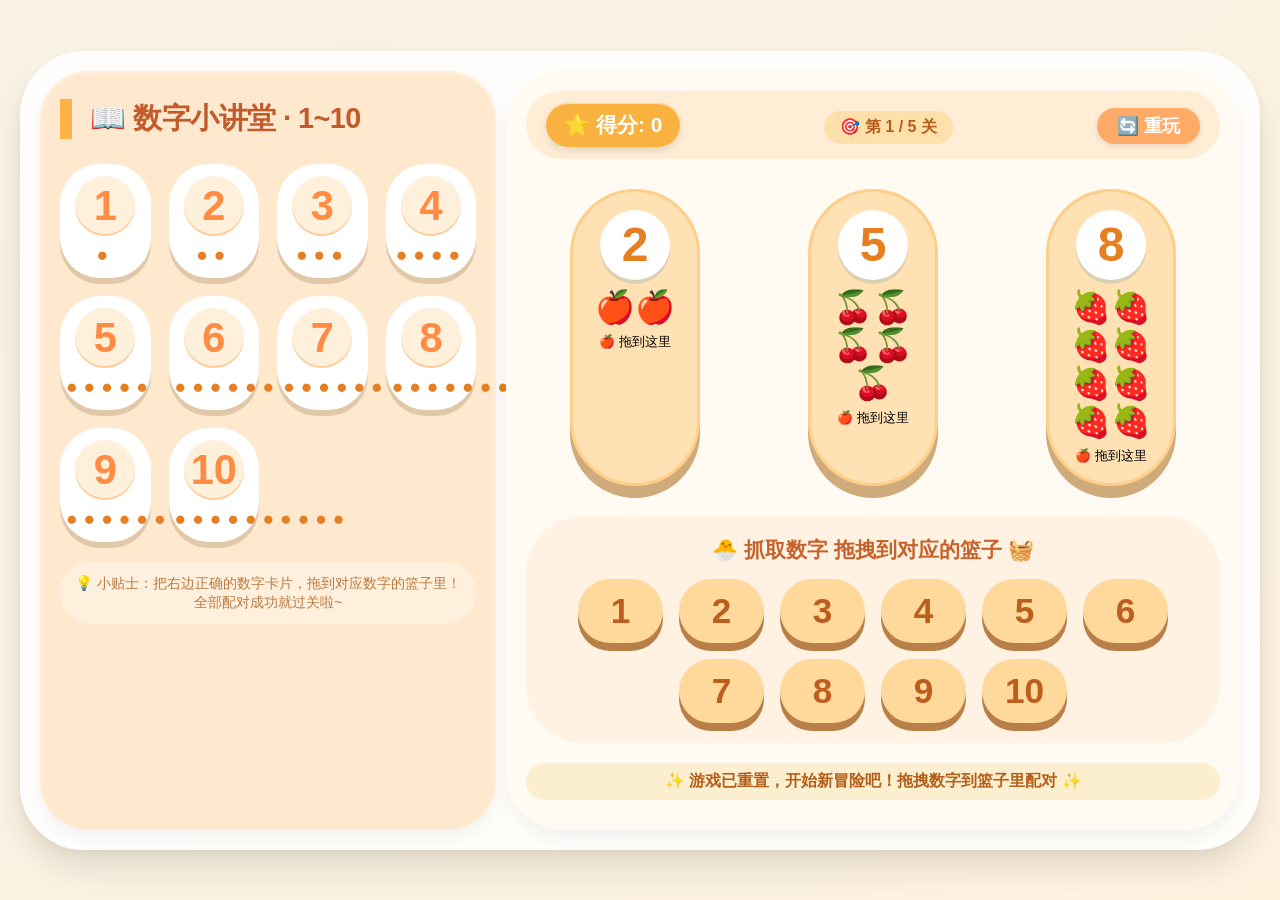
<file: public/知识/认识10以内的数字.html>
<!DOCTYPE html>
<html lang="zh-CN">
<head>
    <meta charset="UTF-8">
    <meta name="viewport" content="width=device-width, initial-scale=1.0, user-scalable=no, viewport-fit=cover">
    <title>数学小探险 - 认识十以内数字 | 拖拽配对游戏</title>
    <style>
        * {
            margin: 0;
            padding: 0;
            box-sizing: border-box;
            user-select: none; /* 避免拖动时选中文字/图片，提升拖拽体验 */
            -webkit-tap-highlight-color: transparent;
        }

        body {
            background: linear-gradient(145deg, #f9f3e6 0%, #fff3e0 100%);
            font-family: 'Segoe UI', 'Comic Neue', 'Comic Neue', 'Comic Sans MS', 'Chalkboard SE', 'Poppins', 'Fredoka One', cursive, sans-serif;
            padding: 20px;
            min-height: 100vh;
            display: flex;
            align-items: center;
            justify-content: center;
        }

        /* 主课程卡片容器 */
        .course-container {
            max-width: 1300px;
            width: 100%;
            background-color: #ffffffdd;
            backdrop-filter: blur(2px);
            border-radius: 64px;
            box-shadow: 0 20px 35px rgba(0, 0, 0, 0.1), 0 4px 12px rgba(0, 0, 0, 0.05);
            overflow: hidden;
            transition: all 0.2s ease;
        }

        /* 左右内容区 - 响应式布局 */
        .split-layout {
            display: flex;
            flex-wrap: wrap;
        }

        /* 左侧知识点区 */
        .knowledge-area {
            flex: 1.2;
            min-width: 240px;
            background: #ffe9ce;
            padding: 28px 20px;
            border-radius: 48px;
            margin: 20px 0 20px 20px;
            box-shadow: inset 0 1px 4px #fff8, 0 8px 20px rgba(0,0,0,0.05);
        }

        /* 右侧游戏区 */
        .game-area {
            flex: 2;
            min-width: 300px;
            background: #fffaf2;
            margin: 20px 20px 20px 10px;
            border-radius: 56px;
            padding: 20px 20px 30px;
            box-shadow: 0 10px 20px rgba(0, 0, 0, 0.05);
            transition: all 0.2s;
        }

        /* 知识点标题 */
        .know-title {
            font-size: 1.8rem;
            font-weight: bold;
            color: #c25b2c;
            border-left: 12px solid #ffb347;
            padding-left: 18px;
            margin-bottom: 25px;
            letter-spacing: -0.5px;
        }

        .number-grid {
            display: grid;
            grid-template-columns: repeat(auto-fill, minmax(90px, 1fr));
            gap: 18px;
            margin-top: 10px;
        }

        .number-card {
            background: white;
            border-radius: 40px;
            padding: 12px 6px;
            text-align: center;
            box-shadow: 0 6px 0 #e0c8a8;
            transition: transform 0.1s ease;
        }

        .number-card .digit {
            font-size: 2.6rem;
            font-weight: bold;
            color: #ff8c42;
            background: #fff0db;
            display: inline-block;
            width: 60px;
            height: 60px;
            line-height: 60px;
            border-radius: 40px;
            margin-bottom: 8px;
            box-shadow: inset 0 -2px 0 #ffcc99;
        }

        .dots {
            font-size: 1.2rem;
            letter-spacing: 6px;
            color: #e67e22;
            word-break: keep-all;
        }

        /* 右侧游戏头部 */
        .game-header {
            display: flex;
            justify-content: space-between;
            align-items: baseline;
            flex-wrap: wrap;
            margin-bottom: 20px;
            background: #ffedd5;
            padding: 12px 20px;
            border-radius: 60px;
        }

        .score-box {
            background: #f9b23f;
            padding: 8px 18px;
            border-radius: 40px;
            color: white;
            font-weight: bold;
            font-size: 1.3rem;
            box-shadow: inset 0 1px 0 #ffdd99, 0 4px 8px rgba(0,0,0,0.1);
        }

        .round-info {
            background: #ffdfaa;
            padding: 6px 16px;
            border-radius: 30px;
            font-weight: bold;
            color: #b45f1b;
        }

        .reset-btn {
            background: #ffaa66;
            border: none;
            font-size: 1.1rem;
            font-weight: bold;
            padding: 6px 20px;
            border-radius: 60px;
            color: white;
            cursor: pointer;
            font-family: inherit;
            transition: 0.1s;
            box-shadow: 0 2px 6px rgba(0,0,0,0.1);
        }

        .reset-btn:active {
            transform: scale(0.96);
        }

        /* 三个篮子区域 (拖拽目标区) */
        .baskets-area {
            display: flex;
            justify-content: space-around;
            flex-wrap: wrap;
            gap: 20px;
            margin: 30px 0;
        }

        .basket {
            background: #ffe1b3;
            width: 130px;
            padding: 18px 8px;
            border-radius: 65px;
            text-align: center;
            box-shadow: 0 12px 0 #cfaa7a;
            transition: all 0.1s;
            position: relative;
            cursor: default;
            border: 3px solid #ffcf8a;
        }

        .basket.matched {
            background: #b5e3b5;
            box-shadow: 0 6px 0 #6f9e6f;
            opacity: 0.9;
            border-color: #77aa77;
            filter: drop-shadow(0 0 6px #a5d6a5);
        }

        .basket-number {
            font-size: 3rem;
            font-weight: bold;
            background: white;
            width: 70px;
            height: 70px;
            line-height: 70px;
            border-radius: 50%;
            display: inline-block;
            margin-bottom: 8px;
            color: #e67e22;
            box-shadow: 0 4px 0 #ddd0b0;
        }

        .basket-icon {
            font-size: 2rem;
            display: block;
        }

        .check-mark {
            position: absolute;
            top: -12px;
            right: -6px;
            background: #3aa33a;
            color: white;
            border-radius: 30px;
            width: 32px;
            height: 32px;
            line-height: 32px;
            font-size: 1.4rem;
            font-weight: bold;
            box-shadow: 0 2px 6px rgba(0,0,0,0.2);
        }

        /* 可拖拽数字卡片区 */
        .cards-pool {
            background: #fff2e2;
            border-radius: 58px;
            padding: 20px 15px;
            margin-top: 10px;
        }

        .cards-title {
            font-size: 1.3rem;
            font-weight: bold;
            margin-bottom: 15px;
            color: #c7622c;
            text-align: center;
        }

        .drag-items {
            display: flex;
            flex-wrap: wrap;
            justify-content: center;
            gap: 16px;
        }

        .drag-card {
            background: #ffd89c;
            width: 85px;
            padding: 12px 0;
            text-align: center;
            border-radius: 50px;
            font-size: 2.2rem;
            font-weight: bold;
            color: #bd5e1e;
            cursor: grab;
            transition: 0.05s linear;
            box-shadow: 0 8px 0 #b97f48;
            touch-action: none;  /* 提升移动端拖拽稳定 */
            user-select: none;
        }

        .drag-card:active {
            cursor: grabbing;
        }

        /* 拖拽克隆体样式 */
        .dragging-clone {
            position: fixed;
            z-index: 9999;
            filter: drop-shadow(0 8px 12px rgba(0,0,0,0.3));
            opacity: 0.85;
            transform: scale(1.05) rotate(4deg);
            pointer-events: none;
            transition: none;
            width: 85px;
            text-align: center;
            background: #ffcc88;
            border-radius: 60px;
            padding: 12px 0;
            font-size: 2.2rem;
            font-weight: bold;
            color: #bd5e1e;
            box-shadow: 0 8px 12px rgba(0,0,0,0.2);
        }

        /* 胜利/提示消息 */
        .message-area {
            text-align: center;
            margin-top: 20px;
            background: #fbefcf;
            border-radius: 50px;
            padding: 8px;
            font-weight: bold;
            color: #b45f1b;
        }

        /* 响应式 */
        @media (max-width: 780px) {
            .split-layout {
                flex-direction: column;
            }
            .knowledge-area {
                margin: 16px;
            }
            .game-area {
                margin: 0 16px 20px 16px;
            }
            .basket {
                width: 110px;
                padding: 12px 4px;
            }
            .drag-card {
                width: 70px;
                font-size: 1.8rem;
            }
            .number-card .digit {
                width: 48px;
                height: 48px;
                line-height: 48px;
                font-size: 2rem;
            }
        }
        button {
            background: none;
            border: none;
        }
        .feedback {
            transition: 0.2s;
        }
        .disabled-drag {
            opacity: 0.5;
            filter: grayscale(0.2);
        }
    </style>
</head>
<body>
<div class="course-container">
    <div class="split-layout">
        <!-- 左侧知识点：数字1~10 形象化 -->
        <div class="knowledge-area">
            <div class="know-title">📖 数字小讲堂 · 1~10</div>
            <div class="number-grid" id="knowledgeNumbers">
                <!-- 动态生成1~10知识点，包含点阵 -->
            </div>
            <div style="margin-top: 20px; font-size: 0.9rem; background: #fff0dd; border-radius: 32px; padding: 12px; text-align: center; color:#b97a42;">
                💡 小贴士：把右边正确的数字卡片，拖到对应数字的篮子里！全部配对成功就过关啦~
            </div>
        </div>

        <!-- 右侧互动游戏：拖拽配对（类似“数字投递”）-->
        <div class="game-area">
            <div class="game-header">
                <div class="score-box">⭐ 得分: <span id="scoreValue">0</span></div>
                <div class="round-info">🎯 第 <span id="roundIndex">1</span> / <span id="totalRounds">3</span> 关</div>
                <button class="reset-btn" id="resetGameBtn">🔄 重玩</button>
            </div>
            <!-- 拖拽目标：三个篮子（配对区） -->
            <div class="baskets-area" id="basketsContainer"></div>
            <!-- 可拖拽数字卡片池 -->
            <div class="cards-pool">
                <div class="cards-title">🐣 抓取数字 拖拽到对应的篮子 🧺</div>
                <div class="drag-items" id="dragItemsContainer"></div>
            </div>
            <div class="message-area" id="gameMessage">
                ✨ 拖拽数字卡片，配对成功得10分！
            </div>
        </div>
    </div>
</div>

<script>
    // ---------- 游戏配置 ----------
    // 预设关卡：每一关包含三个不同的数字（10以内，练习配对）
    const ROUNDS = [
        { targets: [2, 5, 8] },   // 第一关 数字2,5,8
        { targets: [3, 6, 9] },   // 第二关 3,6,9
        { targets: [1, 4, 7] },   // 第三关 1,4,7
        { targets: [2, 4, 9] },   // 额外进阶关 2,4,9 (让游戏更丰富)
        { targets: [3, 5, 10] }    // 含10的关
    ];
    // 使用前3关作为基础循环，也可以让重置用当前长度
    let currentRoundIdx = 0;
    let totalScore = 0;
    let currentBaskets = [];      // 存储当前篮子对象 { number, matched, domIndex }
    let basketElements = [];       // DOM 元素数组
    let currentDragCards = [];     // 存储当前未配对的数字卡片数据（数字值）
    let isDraggingActive = false;   // 防冲突
    
    // DOM 元素
    const basketsContainer = document.getElementById('basketsContainer');
    const dragItemsContainer = document.getElementById('dragItemsContainer');
    const scoreSpan = document.getElementById('scoreValue');
    const roundIndexSpan = document.getElementById('roundIndex');
    const totalRoundsSpan = document.getElementById('totalRounds');
    const gameMessageDiv = document.getElementById('gameMessage');
    const resetBtn = document.getElementById('resetGameBtn');
    
    // 全局拖拽相关
    let cloneEl = null;
    let startDragCard = null;       // 被拖拽原始元素
    let startCardValue = null;      // 拖拽的数字
    let startX = 0, startY = 0;
    let currentDragActive = false;
    
    // 显示知识点 (1~10 带点图)
    function buildKnowledge() {
        const grid = document.getElementById('knowledgeNumbers');
        grid.innerHTML = '';
        for(let i=1; i<=10; i++) {
            const dotCount = i;
            let dotSymbol = '';
            if(i <= 5) dotSymbol = '●'.repeat(i);
            else {
                // 10以内 展示简单清晰
                dotSymbol = '●'.repeat(i);
            }
            const card = document.createElement('div');
            card.className = 'number-card';
            card.innerHTML = `
                <div class="digit">${i}</div>
                <div class="dots">${dotSymbol.length>12? dotSymbol.slice(0,12)+'…':dotSymbol}</div>
            `;
            grid.appendChild(card);
        }
    }
    
    // 重置或加载当前关卡 (根据 currentRoundIdx)
    function loadRound() {
        // 获取当前关卡的目标数字
        const roundData = ROUNDS[currentRoundIdx % ROUNDS.length];
        const targetNumbers = [...roundData.targets];
        // 初始化篮子状态：未配对
        currentBaskets = targetNumbers.map(num => ({ number: num, matched: false }));
        // 渲染篮子UI
        renderBaskets();
        // 生成可拖拽卡片池: 包含1~10所有数字卡片（但目标配对过程中，已经配对的数字卡片会被删除）
        // 为了增加挑战，卡片池显示全部1~10，但只有正确的未被配对的数字拖拽到篮子才生效，配对成功后立即移除那张卡片。
        // 卡片池每个数字只出现一次，配对成功则删除该卡片，避免重复配对。
        // 注意同一篮子只能配对一次，配对后该篮子不再接收拖拽。
        const allNumbers = [1,2,3,4,5,6,7,8,9,10];
        // 但是为了保留未配对数字卡片列表，还未被配对的数字卡片全部显示
        // 我们先根据已经配对的篮子确定哪些数字已经被配对过了（篮子matched = true 对应的数字）
        const matchedNumbers = currentBaskets.filter(b => b.matched).map(b => b.number);
        // 剩余可拖拽数字 = 所有数字 排除 已配对的数字（注意已配对数字卡片应该消失）
        const availableCards = allNumbers.filter(num => !matchedNumbers.includes(num));
        currentDragCards = availableCards;
        renderDragCards();
        // 更新回合显示
        roundIndexSpan.innerText = (currentRoundIdx % ROUNDS.length) + 1;
        totalRoundsSpan.innerText = ROUNDS.length;
        // 检查是否当前回合自动胜利？不，只有当所有篮子matched == true 时触发回合完成
        checkRoundCompletion();
    }
    
    // 渲染篮子
    function renderBaskets() {
        basketsContainer.innerHTML = '';
        basketElements = [];
        currentBaskets.forEach((basket, idx) => {
            const basketDiv = document.createElement('div');
            basketDiv.className = `basket ${basket.matched ? 'matched' : ''}`;
            basketDiv.setAttribute('data-number', basket.number);
            basketDiv.setAttribute('data-idx', idx);
            basketDiv.setAttribute('data-matched', basket.matched);
            // 篮子内部
            let checkHtml = '';
            if (basket.matched) {
                checkHtml = '<div class="check-mark">✓</div>';
            }
            basketDiv.innerHTML = `
                ${checkHtml}
                <div class="basket-number">${basket.number}</div>
                <div class="basket-icon">${getNumberIcon(basket.number)}</div>
                <div style="font-size:0.8rem; margin-top:8px;">🍎 拖到这里</div>
            `;
            basketsContainer.appendChild(basketDiv);
            basketElements.push(basketDiv);
        });
        // 重新绑定篮子拖拽悬停视觉（只是样式，无需额外，因为drop检测由全局触摸/鼠标松开时判断）
    }
    
    // 简单的数字图标
    function getNumberIcon(num) {
        const icons = {
            1:'🍎',2:'🍎🍎',3:'🍎🍎🍎',4:'🍊🍊🍊🍊',5:'🍒🍒🍒🍒🍒',
            6:'🍉🍉🍉🍉🍉🍉',7:'🥝🥝🥝🥝🥝🥝🥝',8:'🍓🍓🍓🍓🍓🍓🍓🍓',
            9:'🍑🍑🍑🍑🍑🍑🍑🍑🍑',10:'🍋🍋🍋🍋🍋🍋🍋🍋🍋🍋'
        };
        return icons[num] || '✨';
    }
    
    // 渲染可拖拽卡片
    function renderDragCards() {
        dragItemsContainer.innerHTML = '';
        if (currentDragCards.length === 0) {
            dragItemsContainer.innerHTML = '<div style="padding:20px;text-align:center;">🎉 所有卡片配对成功！准备下一关~ 🎉</div>';
            return;
        }
        currentDragCards.forEach(num => {
            const card = document.createElement('div');
            card.className = 'drag-card';
            card.setAttribute('data-value', num);
            card.innerText = num;
            // 添加拖拽事件监听器 (原生鼠标/触摸)
            card.addEventListener('mousedown', onDragStart);
            card.addEventListener('touchstart', onDragStart, { passive: false });
            dragItemsContainer.appendChild(card);
        });
    }
    
    // 开始拖拽 (PC + 移动)
    function onDragStart(e) {
        // 防止已经拖拽中
        if (currentDragActive) return;
        const targetCard = e.target.closest('.drag-card');
        if (!targetCard) return;
        // 获取数字值
        const value = parseInt(targetCard.getAttribute('data-value'));
        if (isNaN(value)) return;
        // 禁止对已完成回合胜利后不允许拖拽 ? 允许但正常判断逻辑依然可用
        startDragCard = targetCard;
        startCardValue = value;
        currentDragActive = true;
        
        // 记录起始坐标
        let clientX, clientY;
        if (e.type === 'mousedown') {
            clientX = e.clientX;
            clientY = e.clientY;
            window.addEventListener('mousemove', onDragMove);
            window.addEventListener('mouseup', onDragEnd);
            e.preventDefault();
        } else { // touchstart
            clientX = e.touches[0].clientX;
            clientY = e.touches[0].clientY;
            window.addEventListener('touchmove', onDragMove, { passive: false });
            window.addEventListener('touchend', onDragEnd);
            e.preventDefault();
        }
        startX = clientX;
        startY = clientY;
        
        // 创建克隆体
        cloneEl = document.createElement('div');
        cloneEl.className = 'dragging-clone';
        cloneEl.innerText = startCardValue;
        cloneEl.style.left = `${clientX - 40}px`;
        cloneEl.style.top = `${clientY - 40}px`;
        cloneEl.style.width = `${startDragCard.offsetWidth}px`;
        document.body.appendChild(cloneEl);
    }
    
    function onDragMove(e) {
        if (!currentDragActive || !cloneEl) return;
        let clientX, clientY;
        if (e.type === 'mousemove') {
            clientX = e.clientX;
            clientY = e.clientY;
        } else {
            clientX = e.touches[0].clientX;
            clientY = e.touches[0].clientY;
            e.preventDefault();
        }
        cloneEl.style.left = `${clientX - cloneEl.offsetWidth/2}px`;
        cloneEl.style.top = `${clientY - cloneEl.offsetHeight/2}px`;
    }
    
    async function onDragEnd(e) {
        if (!currentDragActive) return;
        // 获取最终坐标 判断下方元素
        let endX, endY;
        if (e.type === 'mouseup') {
            endX = e.clientX;
            endY = e.clientY;
        } else if (e.type === 'touchend') {
            // 最后触摸点从changedTouches取
            if (e.changedTouches.length > 0) {
                endX = e.changedTouches[0].clientX;
                endY = e.changedTouches[0].clientY;
            } else {
                endX = startX;
                endY = startY;
            }
            e.preventDefault();
        } else {
            endX = startX;
            endY = startY;
        }
        
        // 清理克隆体
        if (cloneEl) {
            cloneEl.remove();
            cloneEl = null;
        }
        
        // 检测落在哪个篮子上
        const elemUnderCursor = document.elementsFromPoint(endX, endY);
        let targetBasketDiv = null;
        for (let el of elemUnderCursor) {
            if (el.classList && el.classList.contains('basket')) {
                targetBasketDiv = el;
                break;
            }
        }
        
        let isValidMatch = false;
        if (targetBasketDiv && startDragCard && startCardValue !== undefined) {
            const basketNumber = parseInt(targetBasketDiv.getAttribute('data-number'));
            const basketIdx = parseInt(targetBasketDiv.getAttribute('data-idx'));
            if (!isNaN(basketNumber) && !isNaN(basketIdx)) {
                // 检查篮子是否尚未配对 且 拖拽的数字等于篮子需要的数字
                const basket = currentBaskets[basketIdx];
                if (basket && !basket.matched && basket.number === startCardValue) {
                    // 配对成功！
                    isValidMatch = true;
                    // 更新配对状态
                    basket.matched = true;
                    // 更新得分
                    totalScore += 10;
                    scoreSpan.innerText = totalScore;
                    // 从卡片池中移除配对的卡片 (删除原卡片)
                    const cardElement = startDragCard;
                    if (cardElement && cardElement.parentNode) {
                        cardElement.remove();
                    }
                    // 同时更新currentDragCards数组
                    const indexInDrag = currentDragCards.indexOf(startCardValue);
                    if (indexInDrag !== -1) currentDragCards.splice(indexInDrag, 1);
                    // 重新渲染篮子样式
                    renderBaskets();
                    // 如果当前关卡全部配对完成， 会调用检查函数
                    gameMessageDiv.innerHTML = '✅ 配对成功！ +10分 ✨';
                    setTimeout(() => {
                        if(gameMessageDiv.innerHTML === '✅ 配对成功！ +10分 ✨') gameMessageDiv.innerHTML = '🎈 继续拖拽配对下一个数字吧！';
                    }, 1200);
                    checkRoundCompletion();
                } else {
                    gameMessageDiv.innerHTML = '😲 配对错误！这个篮子需要数字 ' + basket.number + ' ，再试试看～';
                    setTimeout(() => {
                        if(gameMessageDiv.innerHTML.includes('配对错误')) gameMessageDiv.innerHTML = '🐣 拖动正确的数字卡片到对应的篮子！';
                    }, 1000);
                }
            } else {
                gameMessageDiv.innerHTML = '📦 再靠近一点，拖到篮子上哟！';
                setTimeout(() => {
                    if(gameMessageDiv.innerHTML.includes('靠近')) gameMessageDiv.innerHTML = '✨ 继续加油！';
                }, 800);
            }
        } else {
            if (startDragCard) {
                gameMessageDiv.innerHTML = '💨 要拖到正确的篮子上哦！';
                setTimeout(() => {
                    if(gameMessageDiv.innerHTML.includes('拖到正确的篮子')) gameMessageDiv.innerHTML = '🎈 再试一次！';
                }, 800);
            }
        }
        
        // 清理全局拖拽监听
        window.removeEventListener('mousemove', onDragMove);
        window.removeEventListener('mouseup', onDragEnd);
        window.removeEventListener('touchmove', onDragMove);
        window.removeEventListener('touchend', onDragEnd);
        currentDragActive = false;
        startDragCard = null;
        startCardValue = null;
    }
    
    // 检查回合是否完成（所有篮子均配对）
    function checkRoundCompletion() {
        const allMatched = currentBaskets.every(b => b.matched === true);
        if (allMatched && currentDragCards.length === 0) {
            // 回合胜利
            gameMessageDiv.innerHTML = '🎉🎉 关卡完成！进入下一关！ 🎉🎉';
            // 进入下一关
            setTimeout(() => {
                nextRound();
            }, 1500);
        } else if (allMatched && currentDragCards.length > 0) {
            // 理论上配对完所有篮子后卡片应该刚好被删除干净。但保险再同步一下
            const matchedNumbers = currentBaskets.filter(b=>b.matched).map(b=>b.number);
            const newCards = currentDragCards.filter(c => !matchedNumbers.includes(c));
            if(newCards.length !== currentDragCards.length){
                currentDragCards = newCards;
                renderDragCards();
            }
            if(currentDragCards.length === 0) {
                gameMessageDiv.innerHTML = '🎉🎉 完美过关！准备下一关~ 🎉🎉';
                setTimeout(() => nextRound(), 1200);
            }
        }
    }
    
    function nextRound() {
        // 换到下一关
        currentRoundIdx++;
        if(currentRoundIdx >= ROUNDS.length) {
            // 通关啦！ 重新从第一关开始但加分保留并且给庆祝消息
            if(totalScore >= ROUNDS.length*30) {
                gameMessageDiv.innerHTML = '🏆 太厉害了！完成所有课程，成为数字小英雄！🏆 再来一轮保持练习！';
            }
            currentRoundIdx = 0;
        }
        // 重置当前回合篮子状态和卡片池
        resetRoundOnly();
    }
    
    function resetRoundOnly() {
        // 重置当前回合数据：根据currentRoundIdx重新初始化篮子
        const roundData = ROUNDS[currentRoundIdx % ROUNDS.length];
        const targetNumbers = [...roundData.targets];
        currentBaskets = targetNumbers.map(num => ({ number: num, matched: false }));
        // 重新生成卡片池全部1-10(未配对数字)
        const allNumbers = [1,2,3,4,5,6,7,8,9,10];
        currentDragCards = [...allNumbers];
        renderBaskets();
        renderDragCards();
        // 重新绑定drag卡片事件？renderDragCards里面已经重新生成并新监听
        gameMessageDiv.innerHTML = `🎈 第 ${(currentRoundIdx % ROUNDS.length)+1} 关开始！把数字拖进正确篮子吧！`;
        // 重新绑定卡片拖拽 (新卡片添加监听由renderDragCards完成)
        attachCardEvents();
    }
    
    // 额外确保新生成的卡片都有监听（renderDragCards 已经添加监听, 但是因为每次调用重新生成会重新addEventListener, 完美）
    function attachCardEvents() {
        // 已经通过renderDragCards内添加无需额外
    }
    
    // 重置全部游戏（分数归零从第一关开始）
    function fullReset() {
        totalScore = 0;
        scoreSpan.innerText = "0";
        currentRoundIdx = 0;
        const roundData = ROUNDS[0];
        const targetNumbers = [...roundData.targets];
        currentBaskets = targetNumbers.map(num => ({ number: num, matched: false }));
        const allNumbers = [1,2,3,4,5,6,7,8,9,10];
        currentDragCards = [...allNumbers];
        renderBaskets();
        renderDragCards();
        gameMessageDiv.innerHTML = "✨ 游戏已重置，开始新冒险吧！拖拽数字到篮子里配对 ✨";
        roundIndexSpan.innerText = 1;
        totalRoundsSpan.innerText = ROUNDS.length;
    }
    
    // 初始化知识点 + 游戏
    function initGame() {
        buildKnowledge();
        fullReset();
    }
    
    resetBtn.addEventListener('click', () => {
        fullReset();
        if (currentDragActive && cloneEl) {
            cloneEl.remove();
            cloneEl = null;
            currentDragActive = false;
        }
    });
    
    initGame();
</script>
</body>
</html>
</file>
